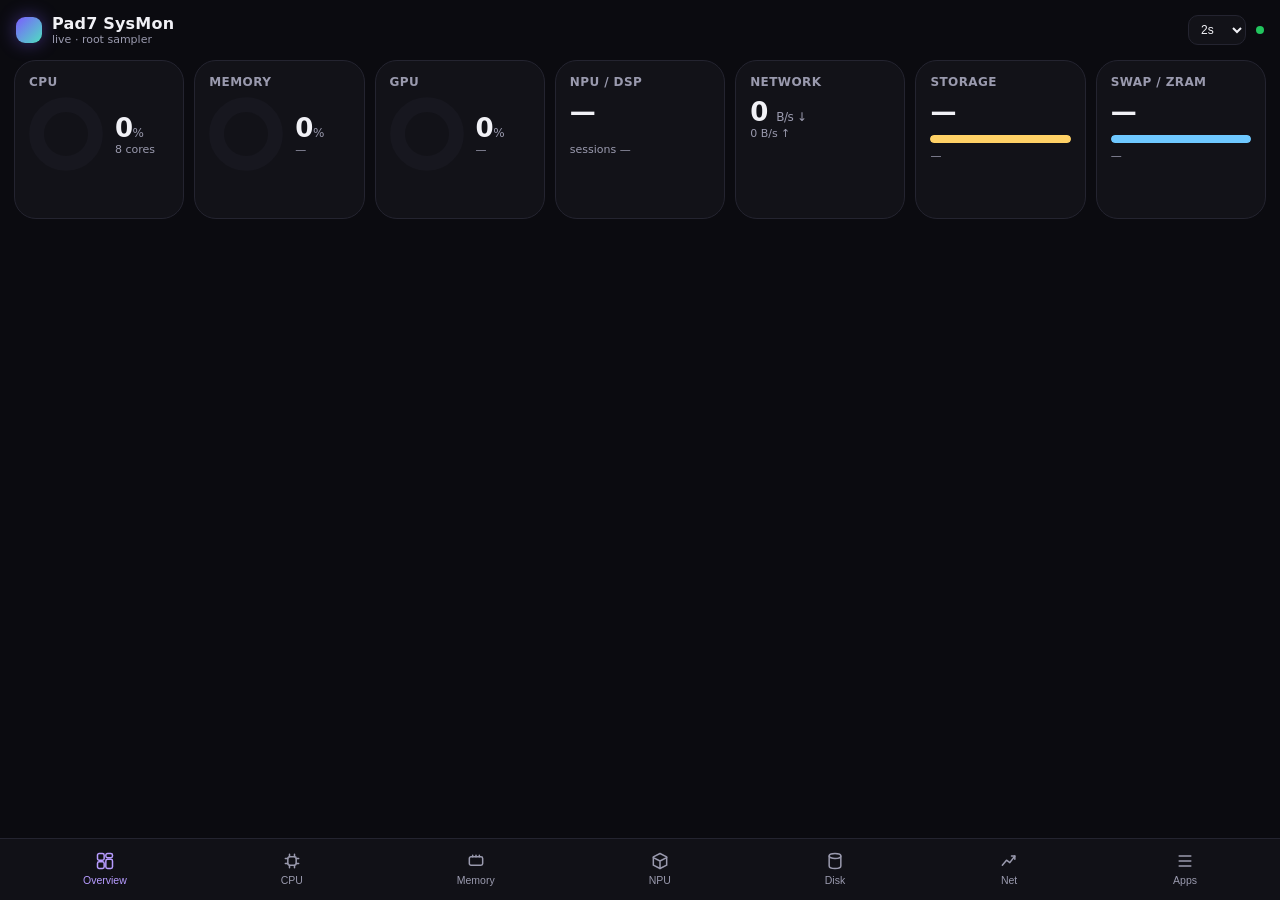
<file: android/sysmon/src/main/assets/index.html>
<!DOCTYPE html>
<html lang="en"><head>
<meta charset="utf-8"><meta name="viewport" content="width=device-width,initial-scale=1">
<meta name="theme-color" content="#0B0B10"><meta name="color-scheme" content="dark">
<title>Pad7 SysMon</title>
<style>
:root{--bg:#0B0B10;--card:#121218;--card2:#17171f;--line:#242430;--tx:#f1f1f6;--dim:#9a9aae;
--p:#b79cff;--p2:#7c5cff;--t:#4ee0c0;--o:#ff9f6e;--b:#6ec8ff;--r:#ff6e8a;--y:#ffd166;
--rad:22px}
*{box-sizing:border-box;-webkit-tap-highlight-color:transparent}
html,body{margin:0;height:100%;background:var(--bg);color:var(--tx);font-family:system-ui,-apple-system,Roboto,sans-serif}
body{display:flex;flex-direction:column;overflow:hidden}
header{display:flex;align-items:center;gap:10px;padding:14px 16px 8px}
.logo{width:26px;height:26px;border-radius:9px;background:linear-gradient(135deg,var(--p2),var(--t));box-shadow:0 0 18px rgba(124,92,255,.45)}
h1{font-size:16px;margin:0;font-weight:700;letter-spacing:.2px}
.sub{color:var(--dim);font-size:11px}
.spacer{flex:1}
select{background:var(--card);color:var(--tx);border:1px solid var(--line);border-radius:10px;padding:6px 8px;font-size:12px}
.dot{width:8px;height:8px;border-radius:50%;background:#22c55e;box-shadow:0 0 0 0 rgba(34,197,94,.5);animation:pulse 2s infinite}
.dot.err{background:var(--r)}
@keyframes pulse{70%{box-shadow:0 0 0 8px rgba(34,197,94,0)}}
main{flex:1;overflow-y:auto;padding:6px 14px 92px}
section{display:none;animation:in .25s ease}
section.on{display:block}
@keyframes in{from{opacity:0;transform:translateY(6px)}to{opacity:1;transform:none}}
.grid{display:grid;grid-template-columns:repeat(auto-fit,minmax(150px,1fr));gap:10px}
.card{background:var(--card);border:1px solid var(--line);border-radius:var(--rad);padding:14px;position:relative;overflow:hidden}
.card h3{margin:0 0 8px;font-size:12px;color:var(--dim);font-weight:600;letter-spacing:.4px;text-transform:uppercase}
.big{font-size:26px;font-weight:750;letter-spacing:-.5px}
.unit{font-size:12px;color:var(--dim);font-weight:500}
.donut{display:flex;align-items:center;gap:12px}
.donut svg{transform:rotate(-90deg)}
.donut .ring{fill:none;stroke-width:8}
.donut .bg{stroke:var(--card2)}
.bar{height:8px;background:var(--card2);border-radius:99px;overflow:hidden;margin-top:8px}
.bar>div{height:100%;border-radius:99px;transition:width .4s ease}
.row{display:flex;justify-content:space-between;padding:7px 0;border-bottom:1px solid var(--line);font-size:13px}
.row:last-child{border:0}
.row .k{color:var(--dim)}
.chiprow{display:flex;flex-wrap:wrap;gap:6px;margin-top:8px}
.chip{background:var(--card2);border:1px solid var(--line);border-radius:999px;padding:4px 10px;font-size:11px;color:var(--dim)}
.chip.ok{color:var(--t);border-color:rgba(78,224,192,.3)}
.core{display:flex;align-items:center;gap:8px;margin:6px 0}
.core .lbl{width:38px;font-size:11px;color:var(--dim)}
.core .bar{flex:1;margin:0}
.proc{display:flex;align-items:center;gap:10px;padding:9px 2px;border-bottom:1px solid var(--line)}
.proc:last-child{border:0}
.proc .nm{flex:1;font-size:13px;overflow:hidden;text-overflow:ellipsis;white-space:nowrap}
.proc .meta{font-size:11px;color:var(--dim);font-variant-numeric:tabular-nums}
.proc .v{font-size:12px;font-weight:650;min-width:64px;text-align:right;font-variant-numeric:tabular-nums}
nav{position:fixed;bottom:0;left:0;right:0;display:flex;justify-content:space-around;background:rgba(18,18,24,.96);backdrop-filter:blur(16px);border-top:1px solid var(--line);padding:8px 6px 10px}
nav button{background:none;border:0;color:var(--dim);font-size:10.5px;display:flex;flex-direction:column;align-items:center;gap:3px;padding:4px 10px;border-radius:12px}
nav button.on{color:var(--p)}
nav svg{width:20px;height:20px;fill:none;stroke:currentColor;stroke-width:1.8;stroke-linecap:round;stroke-linejoin:round}
canvas{width:100%;height:60px}
.note{color:var(--dim);font-size:11px;line-height:1.5;margin-top:10px}
.errbox{background:rgba(255,110,138,.1);border:1px solid rgba(255,110,138,.35);color:#ffb1c0;border-radius:14px;padding:10px;font-size:12px;margin-top:8px}
</style></head><body>
<header>
  <div class="logo"></div>
  <div><h1>Pad7 SysMon</h1><div class="sub" id="tsub">live · root sampler</div></div>
  <div class="spacer"></div>
  <select id="iv">
    <option value="1">1s</option><option value="2" selected>2s</option>
    <option value="5">5s</option><option value="10">10s</option>
  </select>
  <div class="dot" id="dot"></div>
</header>

<main>
<section id="s-ov" class="on">
  <div class="grid">
    <div class="card"><h3>CPU</h3><div class="donut"><svg width="74" height="74" viewBox="0 0 40 40">
      <circle class="ring bg" cx="20" cy="20" r="15.9"></circle>
      <circle id="d-cpu" class="ring" cx="20" cy="20" r="15.9" stroke="var(--p)" stroke-dasharray="100" stroke-dashoffset="100" stroke-linecap="round"></circle>
      </svg><div><div class="big" id="v-cpu">0<span class="unit">%</span></div><div class="sub" id="v-cores">8 cores</div></div></div>
    </div>
    <div class="card"><h3>Memory</h3><div class="donut"><svg width="74" height="74" viewBox="0 0 40 40">
      <circle class="ring bg" cx="20" cy="20" r="15.9"></circle>
      <circle id="d-mem" class="ring" cx="20" cy="20" r="15.9" stroke="var(--t)" stroke-dasharray="100" stroke-dashoffset="100" stroke-linecap="round"></circle>
      </svg><div><div class="big" id="v-mem">0<span class="unit">%</span></div><div class="sub" id="v-memx">—</div></div></div>
    </div>
    <div class="card"><h3>GPU</h3><div class="donut"><svg width="74" height="74" viewBox="0 0 40 40">
      <circle class="ring bg" cx="20" cy="20" r="15.9"></circle>
      <circle id="d-gpu" class="ring" cx="20" cy="20" r="15.9" stroke="var(--o)" stroke-dasharray="100" stroke-dashoffset="100" stroke-linecap="round"></circle>
      </svg><div><div class="big" id="v-gpu">0<span class="unit">%</span></div><div class="sub" id="v-gpuf">—</div></div></div>
    </div>
    <div class="card"><h3>NPU / DSP</h3><div class="big" id="v-npu">—</div><div class="chiprow" id="npu-chips"></div>
      <div class="sub" style="margin-top:8px" id="v-npufds">sessions —</div>
    </div>
    <div class="card"><h3>Network</h3>
      <div class="big" id="v-rx">0 <span class="unit">B/s ↓</span></div>
      <div class="sub" id="v-tx">0 B/s ↑</div>
      <canvas id="spark" width="600" height="120"></canvas>
    </div>
    <div class="card"><h3>Storage</h3>
      <div class="big" id="v-disk">—</div><div class="bar"><div id="b-disk" style="background:var(--y)"></div></div>
      <div class="sub" style="margin-top:6px" id="v-diskx">—</div>
    </div>
    <div class="card"><h3>Swap / ZRAM</h3>
      <div class="big" id="v-swap">—</div><div class="bar"><div id="b-swap" style="background:var(--b)"></div></div>
      <div class="sub" style="margin-top:6px" id="v-zram">—</div>
    </div>
  </div>
</section>

<section id="s-cpu">
  <div class="card"><h3>Per-core load</h3><div id="cores"></div></div>
  <div class="card" style="margin-top:10px"><h3>Top by CPU</h3><div id="topcpu"></div></div>
</section>

<section id="s-mem">
  <div class="card"><h3>Breakdown</h3><div id="memrows"></div></div>
  <div class="card" style="margin-top:10px"><h3>Top by memory</h3><div id="topmem"></div></div>
</section>

<section id="s-npu">
  <div class="card"><h3>DSP / NPU state</h3><div class="chiprow" id="npu-big"></div>
    <div class="note">The kernel exposes remote-processor state and FastRPC session counts, not HTP utilization %.
    “Engine” below shows our on-device LLM (llama-server) activity as the live NPU workload indicator.</div></div>
  <div class="card" style="margin-top:10px"><h3>LLM engine</h3><div id="engine"></div></div>
</section>

<section id="s-disk"><div class="card"><h3>Disk /data</h3><div id="diskrows"></div></div></section>

<section id="s-net"><div class="card"><h3>Throughput</h3><div class="row"><span class="k">Download</span><span id="n-rx">—</span></div>
<div class="row"><span class="k">Upload</span><span id="n-tx">—</span></div>
<canvas id="spark2" width="600" height="120"></canvas></div></section>

<section id="s-procs">
  <div class="card"><h3>Processes</h3>
    <div style="display:flex;gap:8px;margin-bottom:6px">
      <input id="filter" placeholder="filter…" style="flex:1;background:var(--card2);border:1px solid var(--line);border-radius:10px;color:var(--tx);padding:8px 10px;font-size:12px">
      <select id="sortp"><option value="cpu">CPU</option><option value="rss">RAM</option></select>
    </div>
    <div id="proclist"></div>
  </div>
</section>

</main>

<nav>
  <button data-t="ov" class="on"><svg viewBox="0 0 24 24"><rect x="3" y="3" width="8" height="8" rx="2"/><rect x="13" y="3" width="8" height="5" rx="2"/><rect x="13" y="10" width="8" height="11" rx="2"/><rect x="3" y="13" width="8" height="8" rx="2"/></svg>Overview</button>
  <button data-t="cpu"><svg viewBox="0 0 24 24"><rect x="7" y="7" width="10" height="10" rx="2"/><path d="M4 9h3M4 15h3M17 9h3M17 15h3M9 4v3M15 4v3M9 17v3M15 17v3"/></svg>CPU</button>
  <button data-t="mem"><svg viewBox="0 0 24 24"><rect x="4" y="7" width="16" height="10" rx="2"/><path d="M8 7V5M12 7V5M16 7V5"/></svg>Memory</button>
  <button data-t="npu"><svg viewBox="0 0 24 24"><path d="M12 3l8 4v10l-8 4-8-4V7l8-4z"/><path d="M12 12l8-4M12 12v9M12 12L4 8"/></svg>NPU</button>
  <button data-t="disk"><svg viewBox="0 0 24 24"><ellipse cx="12" cy="6" rx="7" ry="3"/><path d="M5 6v12c0 1.7 3.1 3 7 3s7-1.3 7-3V6"/></svg>Disk</button>
  <button data-t="net"><svg viewBox="0 0 24 24"><path d="M4 17l5-6 4 3 6-8"/><path d="M15 6h4v4"/></svg>Net</button>
  <button data-t="procs"><svg viewBox="0 0 24 24"><path d="M5 6h14M5 12h14M5 18h14"/></svg>Apps</button>
</nav>

<script>
const $=(s)=>document.querySelector(s);
let last=null, rxHist=[], txHist=[], curTab="ov", sortMode="cpu", filt="";

document.querySelectorAll("nav button").forEach(b=>b.onclick=()=>{
  curTab=b.dataset.t;
  document.querySelectorAll("nav button").forEach(x=>x.classList.toggle("on",x===b));
  document.querySelectorAll("section").forEach(s=>s.classList.remove("on"));
  $("#s-"+curTab).classList.add("on");
});

function bytes(n){ if(!n) return "0 B/s"; const u=["B/s","KB/s","MB/s","GB/s"]; let i=0; while(n>=1024&&i<3){n/=1024;i++} return n.toFixed(1)+" "+u[i]; }
function humanKB(kb){ const u=["KB","MB","GB","TB"]; let v=kb,i=0; while(v>=1024&&i<3){v/=1024;i++} return v.toFixed(v<10?2:0)+" "+u[i]; }
function humanB(b){ const u=["B","KB","MB","GB"]; let v=b,i=0; while(v>=1024&&i<3){v/=1024;i++} return v.toFixed(1)+" "+u[i]; }
function setDonut(id,pct,color){ const el=$(id); if(!el) return; el.style.strokeDashoffset=String(100-Math.max(0,Math.min(100,pct))); if(color) el.style.stroke=color; }

function spark(canvas,data,color){
  const c=canvas.getContext("2d"),w=canvas.width,h=canvas.height;
  c.clearRect(0,0,w,h); if(!data.length) return;
  const max=Math.max(...data,1);
  c.strokeStyle=color; c.lineWidth=3; c.beginPath();
  data.forEach((v,i)=>{ const x=i*(w/(data.length-1||1)), y=h-4-(v/max)*(h-10); i?c.lineTo(x,y):c.moveTo(x,y); });
  c.stroke();
}

function parseProcs(arr){
  return arr.map(s=>{ const p=s.split(":"); return {pid:p[0],name:p[1],rss:+p[2]||0,cpu:+p[3]||0}; });
}
function procRow(p,val,unit){
  return `<div class="proc"><div class="nm">${p.name}<div class="meta">pid ${p.pid} · ${humanKB(p.rss)}</div></div><div class="v">${val}${unit}</div></div>`;
}

function render(d){
  last=d;
  $("#tsub").textContent="updated "+new Date().toLocaleTimeString();
  $("#dot").classList.remove("err");

  // overview
  const memTotal=d.mem[0], memAvail=d.mem[1], memUsed=memTotal-memAvail;
  const memPct=100*memUsed/memTotal;
  $("#v-cpu").innerHTML=d.cpu.toFixed(1)+'<span class="unit">%</span>';
  setDonut("#d-cpu",d.cpu);
  $("#v-cores").textContent=d.cores.length+" cores · "+d.cores.filter(x=>x>70).length+" hot";
  $("#v-mem").innerHTML=memPct.toFixed(0)+'<span class="unit">%</span>';
  setDonut("#d-mem",memPct);
  $("#v-memx").textContent=humanKB(memUsed)+" / "+humanKB(memTotal);
  if(d.gpu>=0){ $("#v-gpu").innerHTML=d.gpu+'<span class="unit">%</span>'; setDonut("#d-gpu",d.gpu); }
  else { $("#v-gpu").textContent="n/a"; }
  $("#v-gpuf").textContent=d.gpufreq?(d.gpufreq/1e6).toFixed(0)+" MHz":"";

  const dsp=(d.npu||"").split("|").filter(Boolean).map(s=>s.split(":"));
  const cdsp=dsp.find(x=>x[0].includes("cdsp"));
  $("#v-npu").textContent = cdsp ? (cdsp[1]==="running"?"Active":"Idle") : "—";
  $("#npu-chips").innerHTML=dsp.map(([n,s])=>`<span class="chip ${s==="running"?"ok":""}">${n.split(".").pop()} · ${s}</span>`).join("");
  $("#v-npufds").textContent="NPU sessions (FastRPC fds): "+d.npufds;

  $("#v-rx").innerHTML=bytes(d.net[0])+' <span class="unit">↓</span>';
  $("#v-tx").textContent=bytes(d.net[1])+" ↑";
  rxHist.push(d.net[0]); txHist.push(d.net[1]); if(rxHist.length>40){rxHist.shift();txHist.shift();}
  spark($("#spark"),rxHist,"#6ec8ff");

  const dTotal=d.disk[0], dUsed=d.disk[1];
  $("#v-disk").textContent=(100*dUsed/dTotal).toFixed(0)+"%";
  $("#b-disk").style.width=(100*dUsed/dTotal)+"%";
  $("#v-diskx").textContent=humanKB(dUsed)+" used · "+humanKB(dTotal-dUsed)+" free";

  const sTotal=d.mem[3]||1, sFree=d.mem[4]||0;
  $("#v-swap").textContent=(100*(sTotal-sFree)/sTotal).toFixed(0)+"%";
  $("#b-swap").style.width=(100*(sTotal-sFree)/sTotal)+"%";
  $("#v-zram").textContent="zram used "+humanB(d.zram[2])+" · compressed "+humanB(d.zram[1]);

  // cpu tab
  $("#cores").innerHTML=d.cores.map((v,i)=>`<div class="core"><div class="lbl">c${i}</div><div class="bar"><div style="width:${v}%;background:${v>80?"var(--r)":v>50?"var(--o)":"var(--t)"}"></div></div><div class="meta" style="width:34px;text-align:right">${v}%</div></div>`).join("");
  const procs=parseProcs(d.procs);
  $("#topcpu").innerHTML=procs.slice().sort((a,b)=>b.cpu-a.cpu).slice(0,8).map(p=>procRow(p,p.cpu.toFixed(1)," %")).join("");

  // mem tab
  $("#memrows").innerHTML=[
    ["Used",humanKB(memUsed)],["Available",humanKB(memAvail)],["Cached",humanKB(d.mem[2])],
    ["Swap used",humanKB(sTotal-sFree)],["zram uncompressed",humanB(d.zram[0])],["zram compressed",humanB(d.zram[1])]
  ].map(([k,v])=>`<div class="row"><span class="k">${k}</span><span>${v}</span></div>`).join("");
  $("#topmem").innerHTML=procs.slice().sort((a,b)=>b.rss-a.rss).slice(0,10).map(p=>procRow(p,humanKB(p.rss),"")).join("");

  // npu tab
  $("#npu-big").innerHTML=dsp.map(([n,s])=>`<span class="chip ${s==="running"?"ok":""}">${n} · ${s}</span>`).join("");
  $("#engine").innerHTML=`
    <div class="row"><span class="k">llama-server</span><span>${d.llama? "running":"stopped"}</span></div>
    <div class="row"><span class="k">engine CPU</span><span>${d.llmcpu}%</span></div>
    <div class="row"><span class="k">NPU sessions (fds)</span><span>${d.npufds}</span></div>
    <div class="row"><span class="k">cdsp</span><span>${cdsp?cdsp[1]:"—"}</span></div>`;

  // disk tab
  $("#diskrows").innerHTML=[
    ["Total",humanKB(dTotal)],["Used",humanKB(dUsed)],["Free",humanKB(dTotal-dUsed)],
    ["Used %",(100*dUsed/dTotal).toFixed(1)+"%"]
  ].map(([k,v])=>`<div class="row"><span class="k">${k}</span><span>${v}</span></div>`).join("");

  // net tab
  $("#n-rx").textContent=bytes(d.net[0]);
  $("#n-tx").textContent=bytes(d.net[1]);
  spark($("#spark2"),rxHist,"#4ee0c0");

  // procs tab
  const q=filt.toLowerCase();
  let list=procs.filter(p=>p.name.toLowerCase().includes(q));
  list.sort((a,b)=> sortMode==="cpu"? b.cpu-a.cpu : b.rss-a.rss);
  $("#proclist").innerHTML=list.slice(0,60).map(p=>procRow(p, sortMode==="cpu"? p.cpu.toFixed(1)+" %" : humanKB(p.rss), "")).join("");
}

function poll(){
  try{
    const raw=SysMon.stats();
    if(!raw){ $("#dot").classList.add("err"); return; }
    render(JSON.parse(raw));
  }catch(e){ $("#dot").classList.add("err"); }
}

SysMon.start();
let timer=setInterval(poll,2000);
$("#iv").onchange=(e)=>{ const s=+e.target.value; SysMon.setInterval(s); clearInterval(timer); timer=setInterval(poll,s*1000); };
$("#sortp").onchange=(e)=>{ sortMode=e.target.value; if(last) render(last); };
$("#filter").oninput=(e)=>{ filt=e.target.value; if(last) render(last); };
poll();
</script></body></html>
</file>
